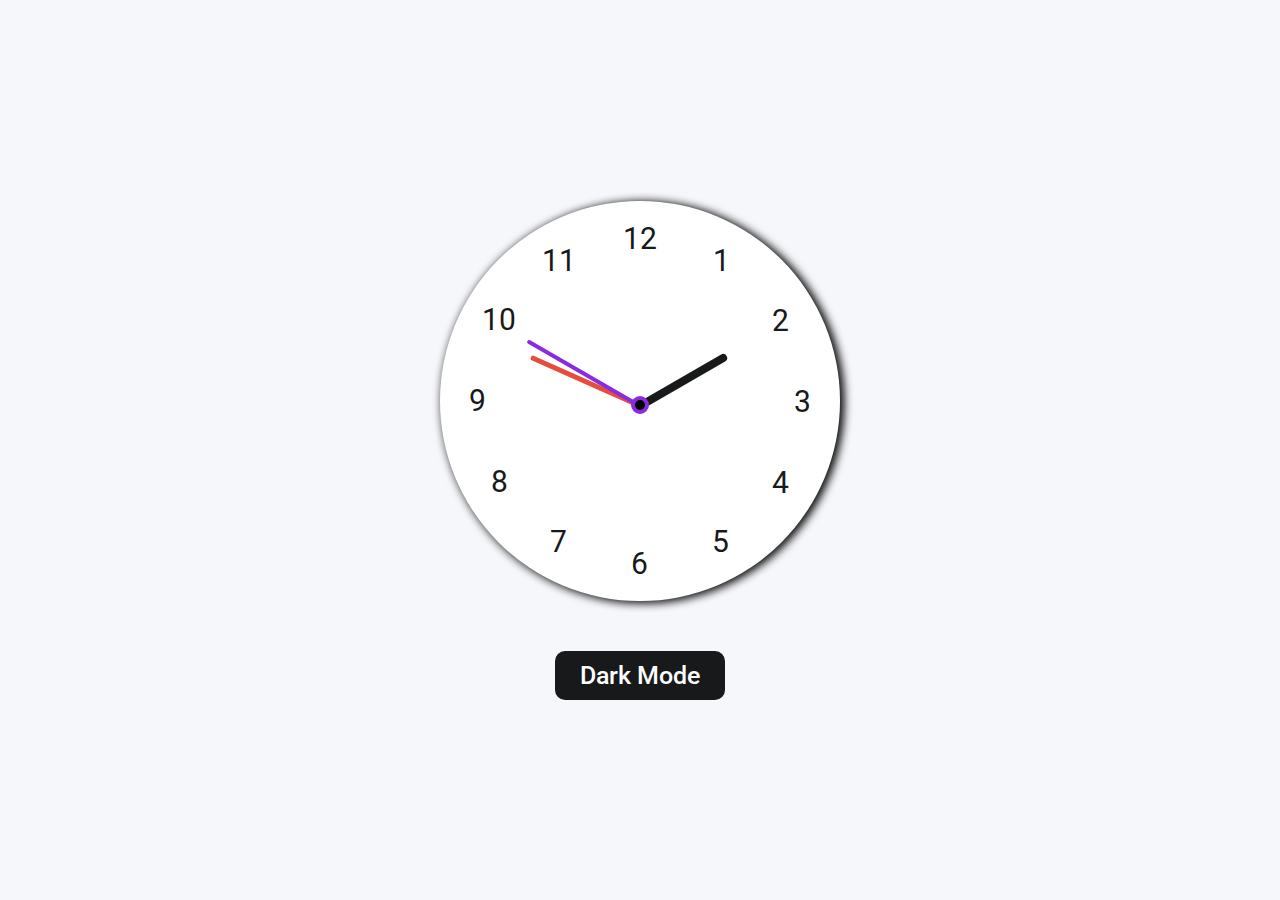
<file: anlog-clock/index.html>
<!DOCTYPE html>
<html lang="en">

<head>
    <meta charset="UTF-8">
    <meta name="viewport" content="width=device-width, initial-scale=1.0">
    <title>Analog Clock</title>
    <link rel="stylesheet" href="style.css">
</head>

<body>
    <div class="container">
        <div class="clock">
            <label style="--i:1;"><span>1</span></label>
            <label style="--i:2;"><span>2</span></label>
            <label style="--i:3;"><span>3</span></label>
            <label style="--i:4;"><span>4</span></label>
            <label style="--i:5;"><span>5</span></label>
            <label style="--i:6;"><span>6</span></label>
            <label style="--i:7;"><span>7</span></label>
            <label style="--i:8;"><span>8</span></label>
            <label style="--i:9;"><span>9</span></label>
            <label style="--i:10;"><span>10</span></label>
            <label style="--i:11;"><span>11</span></label>
            <label style="--i:12;"><span>12</span></label>
            <div class="indicator">
                <div class="hand hour"></div>
                <div class="hand minute"></div>
                <div class="hand second"></div>
            </div>
        </div>
        <div class="mode-switch">Dark Mode</div>
    </div>
    <script src="script.js"></script>
</body>

</html>
</file>
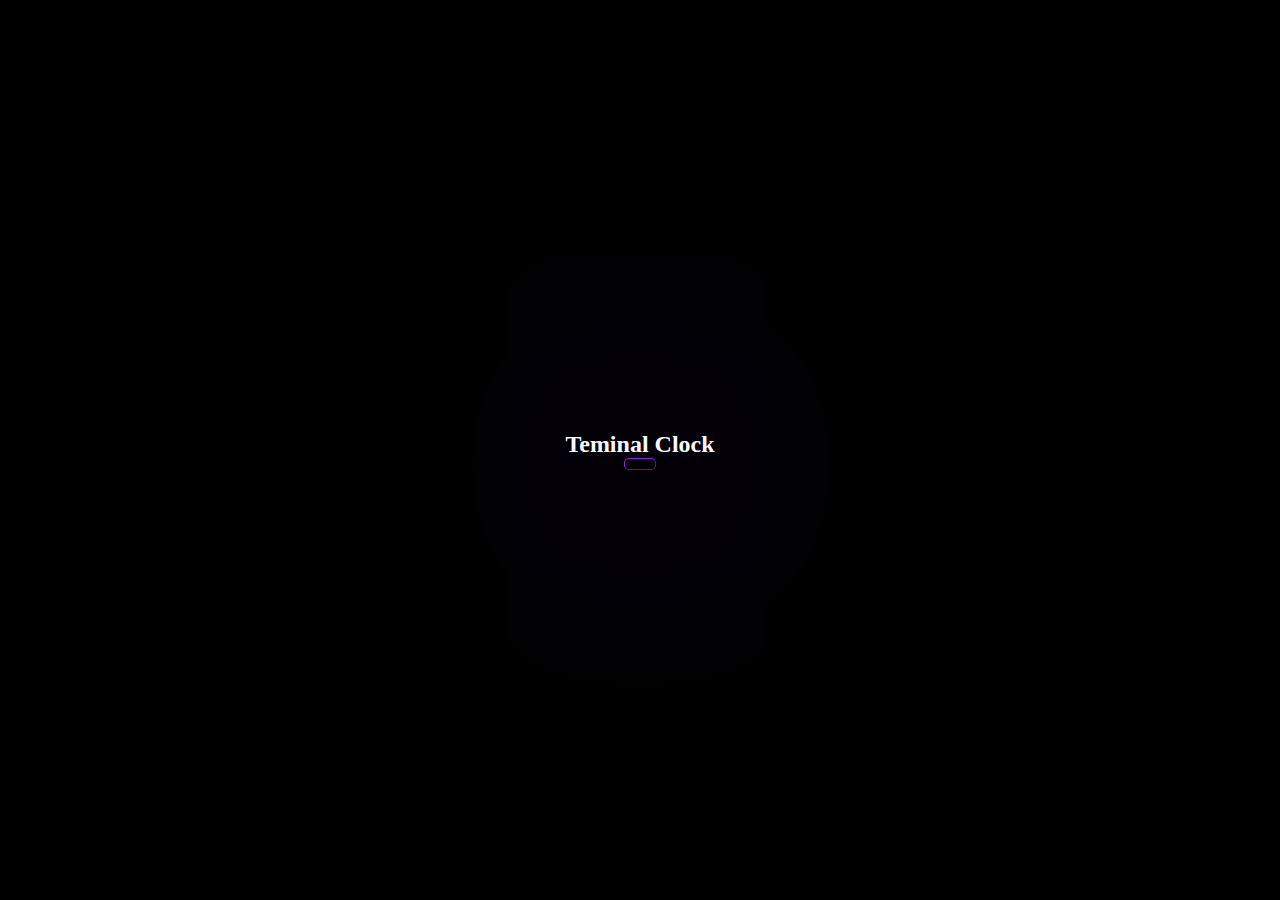
<file: digital-clock/index.html>
<!DOCTYPE html>
<html lang="en">

<head>
    <meta charset="UTF-8">
    <meta name="viewport" content="width=device-width, initial-scale=1.0">
    <title>Terminal Clock</title>
    <style>
        * {
            margin: 0;
            padding: 0;
            box-sizing: border-box;
        }
        #container {
            /* width: 100vw; */
            height: 100vh;
            display: flex;
            flex-direction: column;
            justify-content: center;
            align-items: center;
        }
        h2,
        h1 {
            color: #fff;
        }
        h1 {
            padding: 5px 15px;
            border: 1px outset blueviolet;
            font-size: 5rem;
            border-radius: 5px;
            -webkit-box-shadow: 0px 0px 274px 16px rgba(99, 0, 247, 1);
            -moz-box-shadow: 0px 0px 274px 16px rgba(99, 0, 247, 1);
            box-shadow: 0px 0px 274px 16px rgba(99, 0, 247, 1);
        }

        body {
            background-color: black;
        }
    </style>
</head>

<body>
    <div id="container">

        <h2>Teminal Clock</h2>
        <h1 id="clock"></h1>
    </div>

    <script src="terminalClock.js"></script>
</body>

</html>
</file>
<file: anlog-clock/style.css>
@import url('https://fonts.googleapis.com/css2?family=Roboto:wght@400;500;700&display=swap');

* {
    margin: 0;
    padding: 0;
    box-sizing: border-box;
    font-family: 'Roboto', sans-serif;

}

:root {
    --primary-color: #f6f7fb;
    --white-color: #fff;
    --black-color: #18191a;
    --red-color: #e74c3c;
}
body {
    display: flex;
    justify-content: center;
    align-items: center;
    min-height: 100vh;
    background-color: var(--primary-color);
}
body.dark{
    --primary-color:#242526;
    --white-color: #18191a;
    --black-color: #fff;
    --red-color: #e74c3c;
}

.container{
    display: flex;
    align-items: center;
    flex-direction: column;
    gap: 50px;
}

.container .clock {
    background-color: var(--white-color);
    height: 400px;
    width: 400px;
    border-radius: 50%;
    position: relative;
    display: flex;
    justify-content: center;
    align-items: center;
    box-shadow: 4px 1px 10px rgba(0, 0, 0, 0.946),1px 2px 10px rgba(0, 0, 0, 0.4);
}

.clock label {
    position: absolute;
    transform: rotate(calc(var(--i)*(360deg/12)));
    inset: 20px;
    text-align: center;
}

.clock label span {
    display: inline-block;
    color: var(--black-color);
    font-size: 30px;
    font-weight:400;
    transform: rotate(calc(var(--i)*(-360deg/12)));
}

.container .indicator{
    width: 10px;
    height: 10px;
    position: absolute;
    display: flex;
    justify-content: center;
}
.indicator::before{
    content: "";
    position: absolute;
    width: 100%;
    height: 100%;
    z-index: 100;
    background-color: black;
    border-radius: 50%;
    border:4px blueviolet solid;
}
.indicator .hand{
    position: absolute;
    border-radius: 5px;
    height: 130px;
    width: 4px;
    transform-origin: bottom;
    background-color: blueviolet;
    bottom: 0;
}
.indicator .minute{
    height: 120px;
    width: 5px;
    background-color: var(--red-color);
    transform: rotate(45deg);
}
.indicator .hour{
    height: 100px;
    width: 8px;
    background-color: var(--black-color);
    transform: rotate(60deg);
}
.mode-switch{
    padding: 10px 25px;
    background-color: var(--black-color);
    color: var(--white-color);
    border-radius: 10px;
    font-size: 25px;
    cursor: pointer;
    font-weight: 500;
}
</file>
